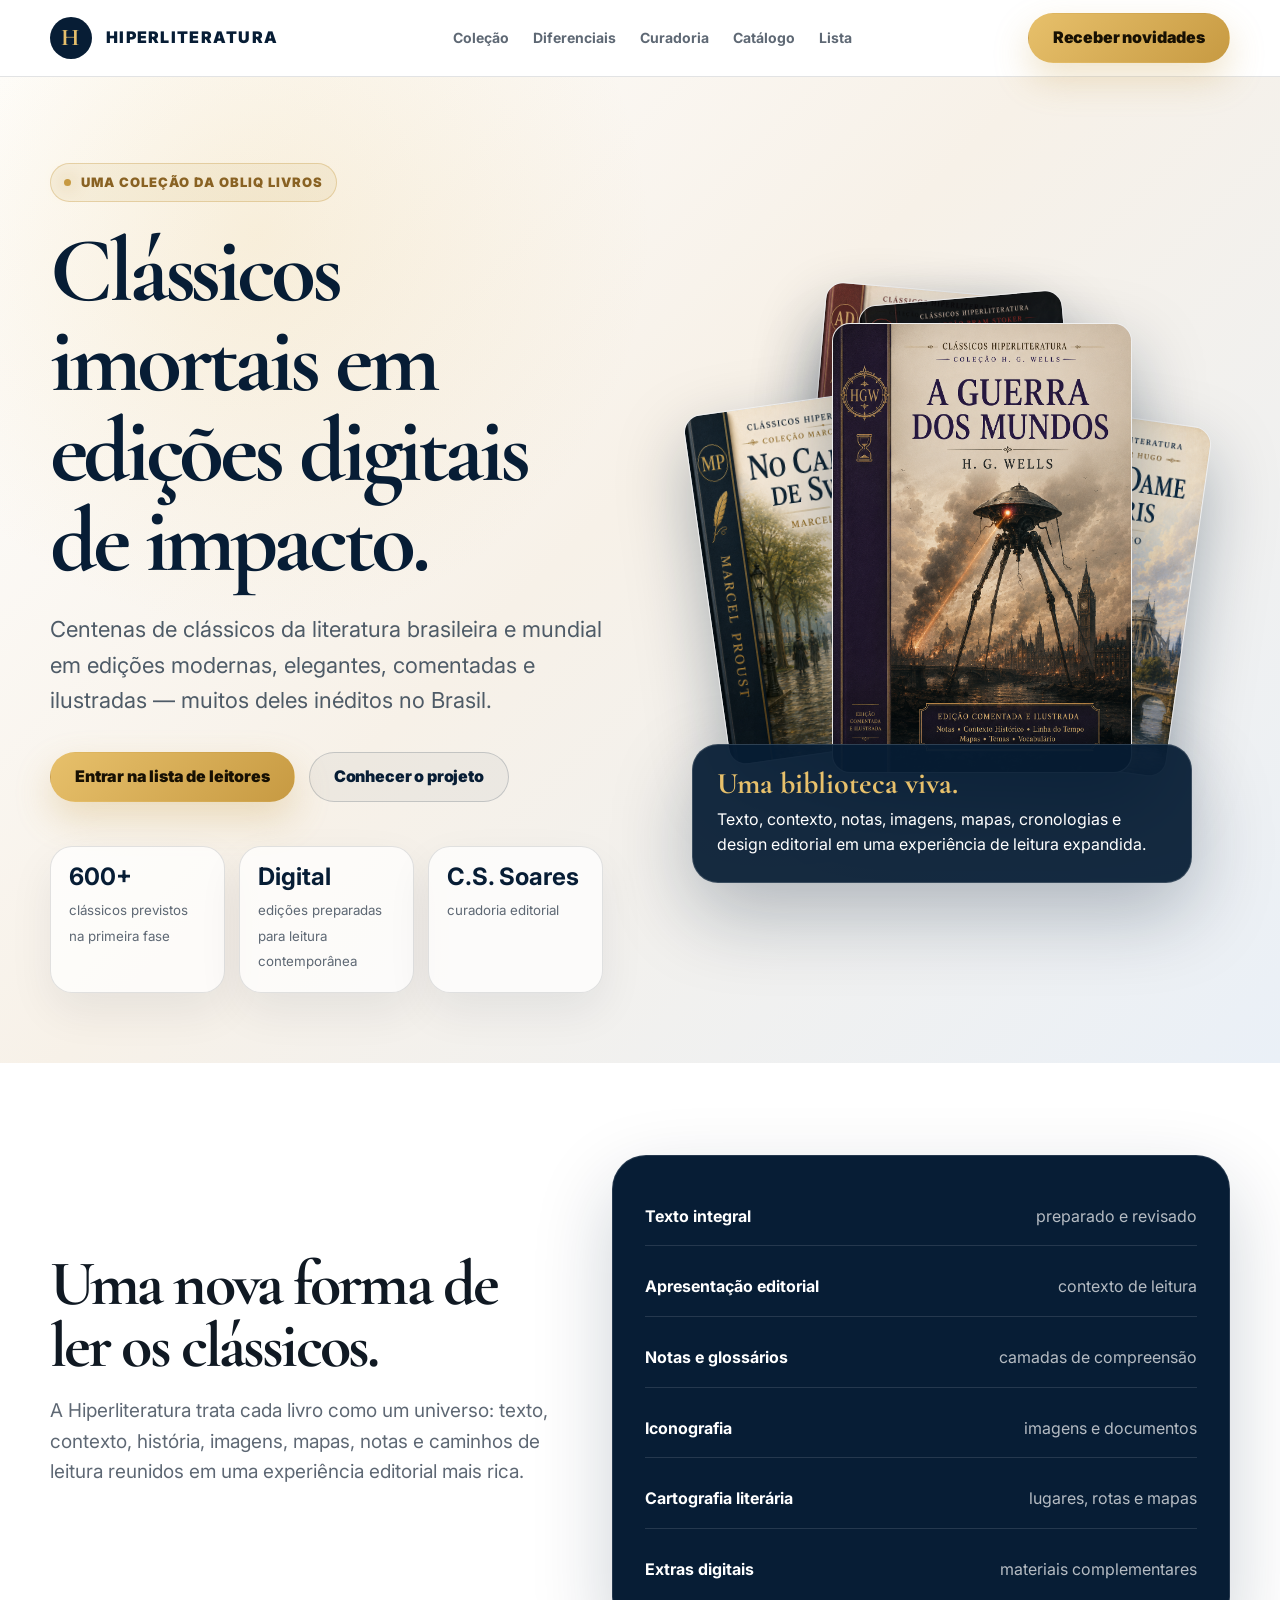
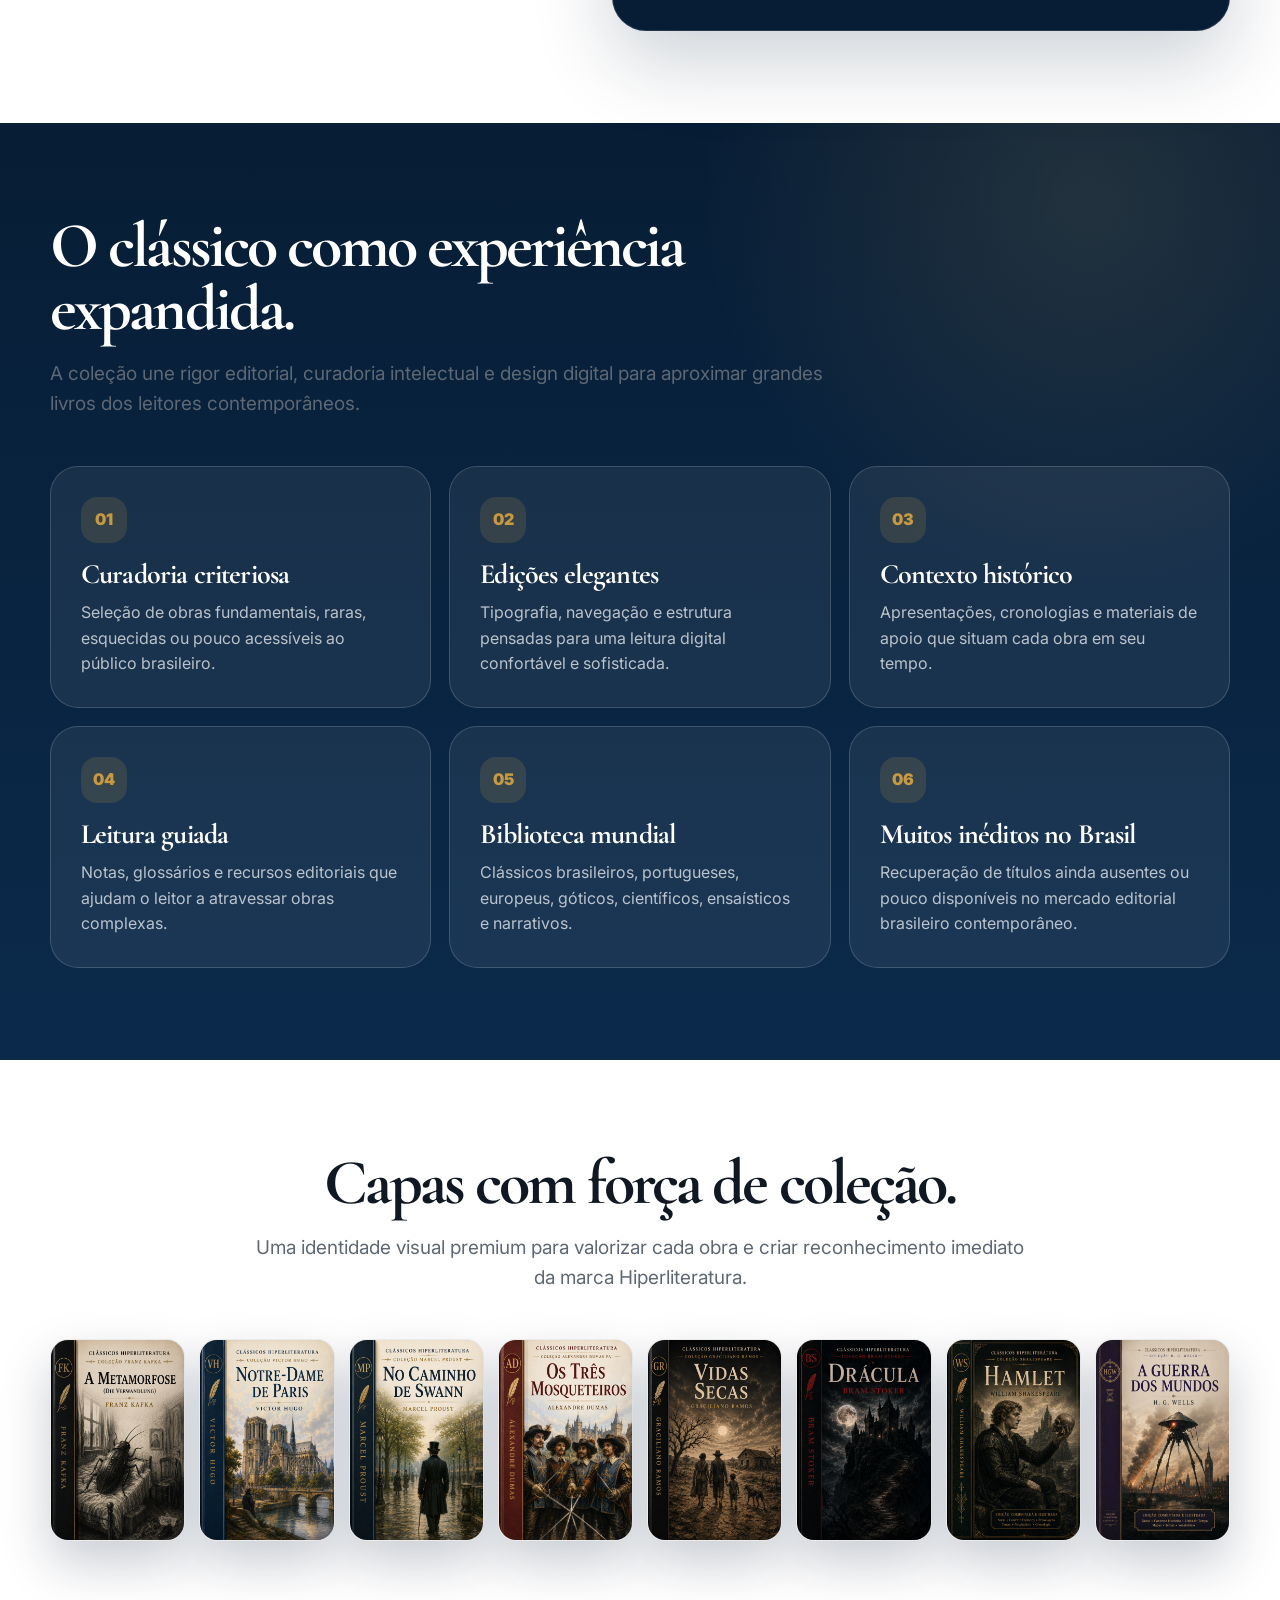
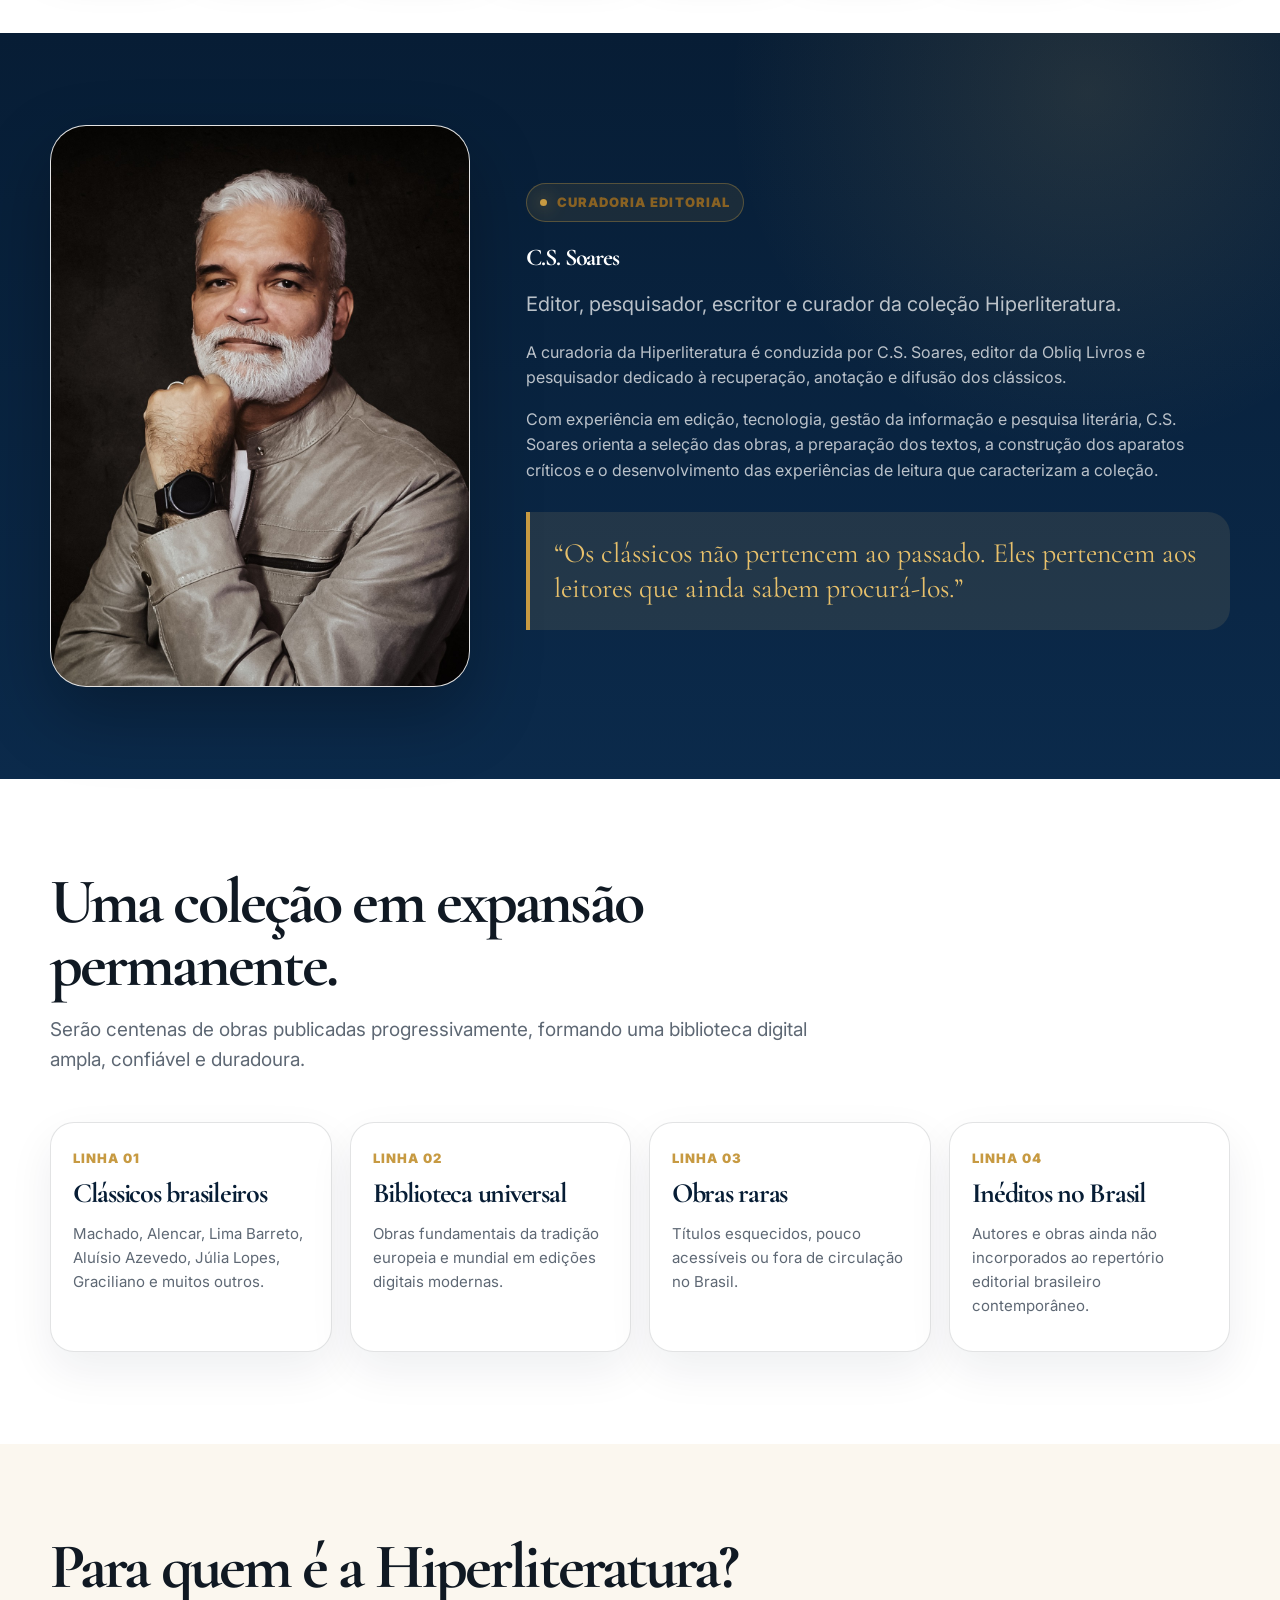
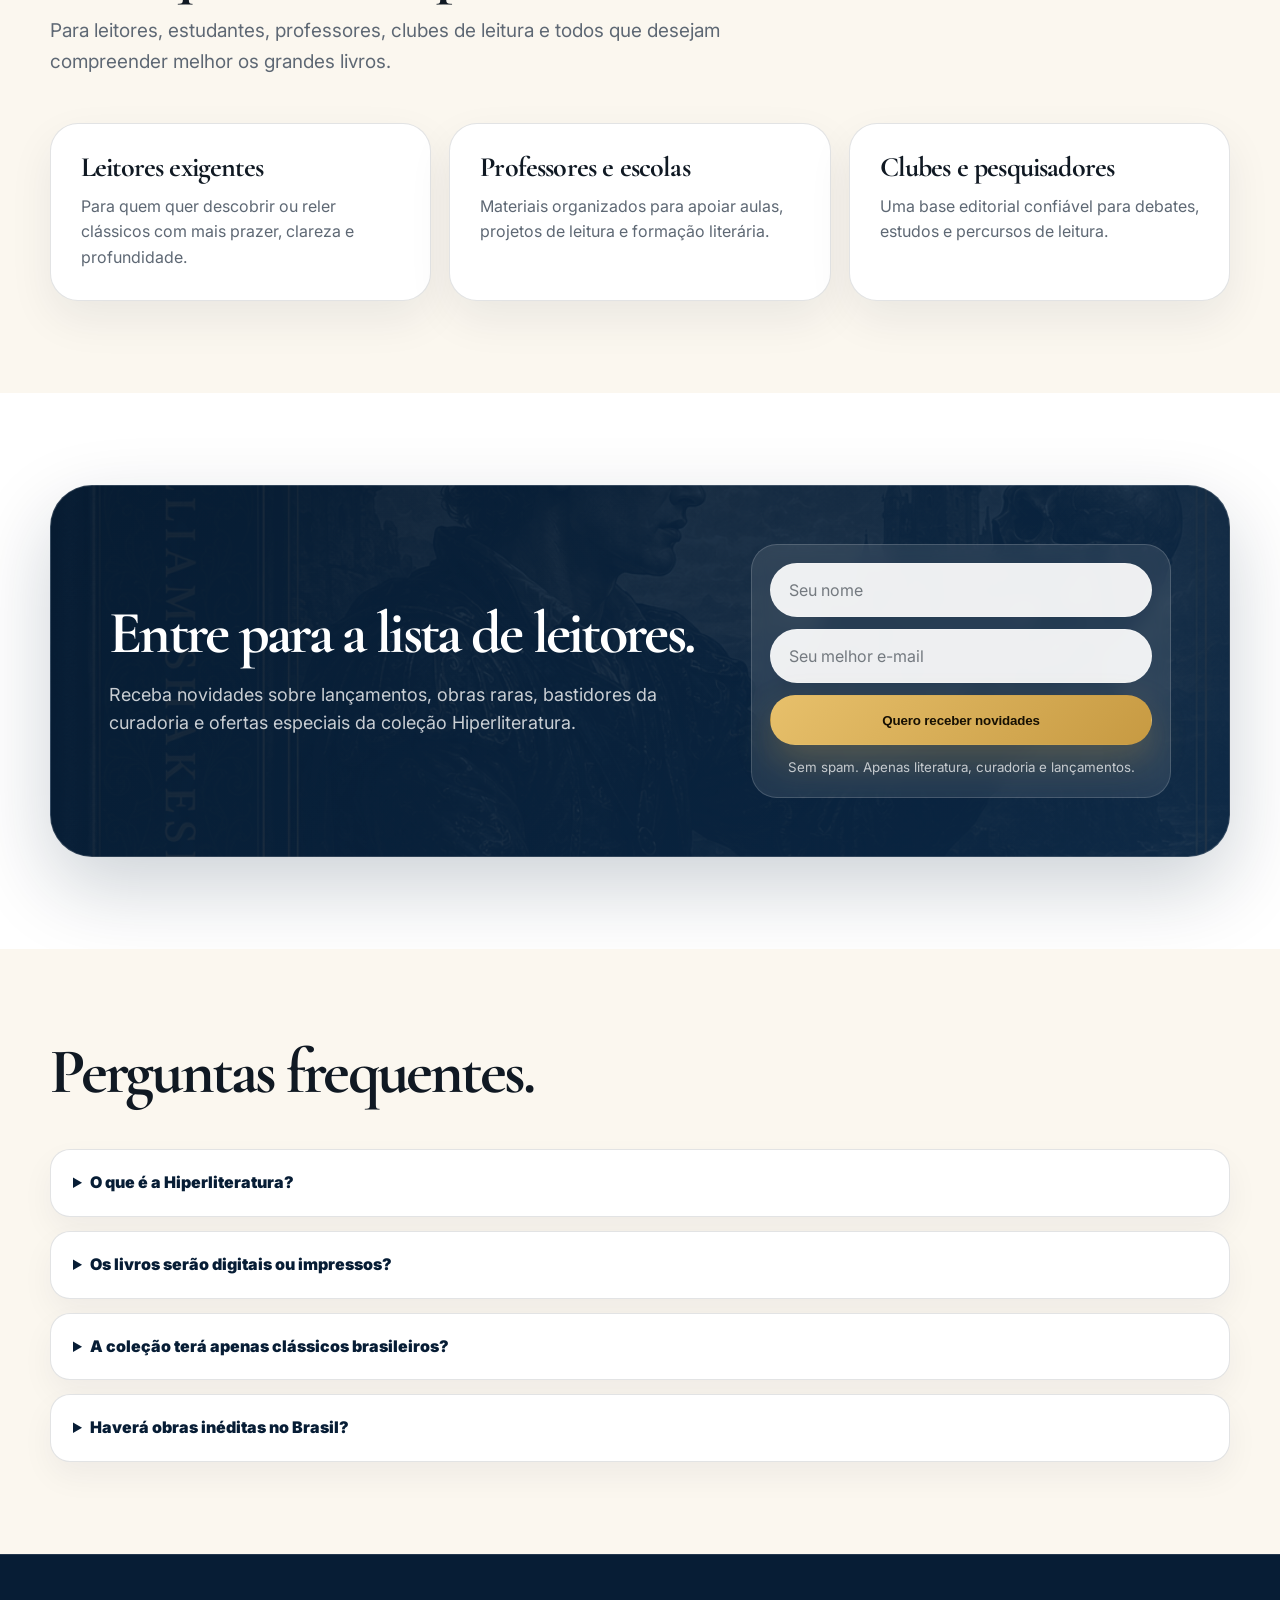
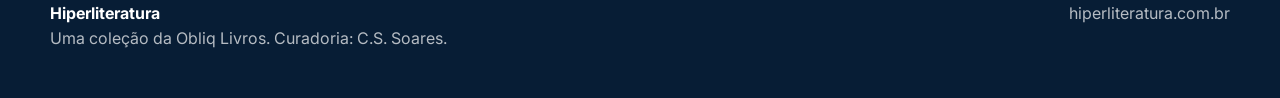
<file: index.html>
<!DOCTYPE html>
<html lang="pt-BR">
<head>
  <meta charset="UTF-8" />
  <meta name="viewport" content="width=device-width, initial-scale=1.0" />
  <title>Hiperliteratura — Clássicos expandidos para o século XXI</title>
  <meta name="description" content="Hiperliteratura é uma coleção da Obliq Livros, com curadoria de C.S. Soares, dedicada a publicar centenas de clássicos brasileiros e mundiais em edições digitais modernas, muitos inéditos no Brasil." />
  <meta property="og:title" content="Hiperliteratura — Clássicos expandidos para o século XXI" />
  <meta property="og:description" content="Centenas de clássicos brasileiros e mundiais em edições digitais modernas, elegantes e enriquecidas." />
  <meta property="og:type" content="website" />
  <meta property="og:url" content="https://hiperliteratura.com.br" />
  <meta property="og:image" content="assets/notre-dame-de-paris.png" />
  <link rel="preconnect" href="https://fonts.googleapis.com">
  <link rel="preconnect" href="https://fonts.gstatic.com" crossorigin>
  <link href="https://fonts.googleapis.com/css2?family=Cormorant+Garamond:wght@500;600;700&family=Inter:wght@400;500;600;700;800;900&display=swap" rel="stylesheet">
  <style>
    :root {
      --blue: #071d35;
      --blue-2: #0b2a4b;
      --blue-3: #103e68;
      --white: #ffffff;
      --cream: #f7f1e8;
      --paper: #fbf7ef;
      --ink: #101923;
      --muted: #5e6874;
      --gold: #c79a42;
      --gold-2: #e7c06b;
      --line: rgba(16,25,35,.12);
      --line-dark: rgba(255,255,255,.16);
      --shadow: 0 30px 80px rgba(7,29,53,.20);
      --radius: 28px;
      --max: 1180px;
    }

    * { box-sizing: border-box; }
    html { scroll-behavior: smooth; }
    body {
      margin: 0;
      font-family: Inter, system-ui, -apple-system, BlinkMacSystemFont, "Segoe UI", sans-serif;
      background: var(--white);
      color: var(--ink);
      line-height: 1.6;
    }

    a { color: inherit; text-decoration: none; }
    img { max-width: 100%; display: block; }
    .container { width: min(var(--max), calc(100% - 40px)); margin: 0 auto; }

    .nav {
      position: sticky;
      top: 0;
      z-index: 50;
      background: rgba(255,255,255,.88);
      backdrop-filter: blur(18px);
      border-bottom: 1px solid var(--line);
    }

    .nav-inner {
      min-height: 76px;
      display: flex;
      align-items: center;
      justify-content: space-between;
      gap: 24px;
    }

    .brand {
      display: flex;
      align-items: center;
      gap: 14px;
      font-weight: 900;
      letter-spacing: .08em;
      text-transform: uppercase;
      color: var(--blue);
    }

    .brand-mark {
      width: 42px;
      height: 42px;
      display: grid;
      place-items: center;
      border-radius: 50%;
      background: var(--blue);
      color: var(--gold-2);
      font-family: "Cormorant Garamond", serif;
      font-size: 24px;
      font-weight: 700;
    }

    .nav-links {
      display: flex;
      align-items: center;
      gap: 24px;
      color: var(--muted);
      font-size: 14px;
      font-weight: 700;
    }

    .nav-links a:hover { color: var(--blue); }

    .btn {
      display: inline-flex;
      align-items: center;
      justify-content: center;
      min-height: 50px;
      padding: 0 24px;
      border-radius: 999px;
      font-weight: 900;
      letter-spacing: -.01em;
      transition: transform .2s ease, box-shadow .2s ease, background .2s ease;
      border: 1px solid transparent;
      cursor: pointer;
      white-space: nowrap;
    }

    .btn:hover { transform: translateY(-2px); }
    .btn-primary {
      background: linear-gradient(135deg, var(--gold-2), var(--gold));
      color: #171003;
      box-shadow: 0 16px 36px rgba(199,154,66,.28);
    }

    .btn-secondary {
      border-color: rgba(7,29,53,.18);
      color: var(--blue);
      background: rgba(7,29,53,.04);
    }

    .btn-light {
      background: #fff;
      color: var(--blue);
      box-shadow: 0 16px 36px rgba(0,0,0,.16);
    }

    .hero {
      position: relative;
      min-height: 760px;
      overflow: hidden;
      background:
        radial-gradient(circle at 20% 16%, rgba(231,192,107,.20), transparent 30%),
        linear-gradient(135deg, #ffffff 0%, #f7f1e8 46%, #eaf0f7 100%);
      padding: 86px 0 70px;
    }

    .hero-grid {
      display: grid;
      grid-template-columns: .98fr 1.02fr;
      gap: 52px;
      align-items: center;
    }

    .eyebrow {
      display: inline-flex;
      align-items: center;
      gap: 10px;
      padding: 8px 13px;
      border: 1px solid rgba(199,154,66,.35);
      border-radius: 999px;
      color: #896223;
      background: rgba(199,154,66,.10);
      font-size: 13px;
      font-weight: 900;
      margin-bottom: 24px;
      text-transform: uppercase;
      letter-spacing: .08em;
    }

    .eyebrow span {
      width: 7px;
      height: 7px;
      border-radius: 50%;
      background: var(--gold);
      box-shadow: 0 0 18px var(--gold);
    }

    h1, h2, h3 {
      font-family: "Cormorant Garamond", Georgia, serif;
      line-height: .98;
      margin: 0;
      letter-spacing: -.045em;
    }

    h1 {
      font-size: clamp(52px, 7.6vw, 92px);
      color: var(--blue);
    }

    .hero p {
      margin: 26px 0 0;
      color: #4e5b67;
      font-size: clamp(18px, 2vw, 22px);
      max-width: 670px;
    }

    .hero-actions {
      display: flex;
      flex-wrap: wrap;
      gap: 14px;
      margin-top: 34px;
    }

    .hero-stats {
      display: grid;
      grid-template-columns: repeat(3, 1fr);
      gap: 14px;
      margin-top: 44px;
    }

    .stat {
      padding: 18px;
      border: 1px solid var(--line);
      border-radius: 22px;
      background: rgba(255,255,255,.72);
      box-shadow: 0 18px 45px rgba(7,29,53,.07);
    }

    .stat strong {
      display: block;
      color: var(--blue);
      font-size: 24px;
      line-height: 1;
      margin-bottom: 8px;
    }

    .stat small { color: var(--muted); }

    .cover-hero {
      position: relative;
      min-height: 610px;
    }

    .cover {
      position: absolute;
      width: 235px;
      aspect-ratio: 2/3;
      border-radius: 18px;
      overflow: hidden;
      box-shadow: 0 30px 70px rgba(7,29,53,.34);
      border: 1px solid rgba(255,255,255,.55);
      background: #ddd;
    }

    .cover img { width: 100%; height: 100%; object-fit: cover; }

    .cover.main {
      width: 300px;
      left: 50%;
      top: 34px;
      transform: translateX(-50%);
      z-index: 5;
    }

    .cover.left {
      left: 10px;
      top: 110px;
      transform: rotate(-8deg);
      z-index: 3;
    }

    .cover.right {
      right: 0;
      top: 122px;
      transform: rotate(8deg);
      z-index: 2;
    }

    .cover.back-left {
      left: 118px;
      top: 0;
      width: 205px;
      transform: rotate(5deg);
      opacity: .92;
      z-index: 1;
    }

    .cover.back-right {
      right: 115px;
      top: 8px;
      width: 205px;
      transform: rotate(-5deg);
      opacity: .92;
      z-index: 1;
    }

    .floating-card {
      position: absolute;
      left: 50%;
      bottom: 0;
      transform: translateX(-50%);
      width: min(92%, 500px);
      padding: 24px;
      border-radius: 26px;
      background: rgba(7,29,53,.94);
      color: #fff;
      box-shadow: 0 30px 80px rgba(7,29,53,.28);
      border: 1px solid rgba(255,255,255,.16);
      z-index: 7;
    }

    .floating-card strong {
      display: block;
      font-family: "Cormorant Garamond", serif;
      font-size: 30px;
      line-height: 1;
      margin-bottom: 8px;
      color: var(--gold-2);
    }

    .section { padding: 92px 0; }
    .section-white { background: #fff; color: var(--ink); }
    .section-blue {
      background:
        radial-gradient(circle at 85% 8%, rgba(231,192,107,.12), transparent 28%),
        linear-gradient(180deg, var(--blue), var(--blue-2));
      color: #fff;
    }
    .section-cream { background: var(--paper); color: var(--ink); }

    .section-blue p,
    .section-blue .muted { color: rgba(255,255,255,.72); }

    .section-head {
      max-width: 790px;
      margin-bottom: 46px;
    }

    .section-head.center {
      text-align: center;
      margin-left: auto;
      margin-right: auto;
    }

    .section-head h2 {
      font-size: clamp(38px, 5.2vw, 64px);
      color: inherit;
    }

    .section-head p {
      margin: 18px 0 0;
      font-size: 19px;
      color: var(--muted);
    }

    .grid-3 {
      display: grid;
      grid-template-columns: repeat(3, 1fr);
      gap: 18px;
    }

    .card {
      padding: 30px;
      border-radius: var(--radius);
      background: #fff;
      border: 1px solid var(--line);
      box-shadow: 0 18px 45px rgba(7,29,53,.07);
    }

    .section-blue .card {
      background: rgba(255,255,255,.065);
      border: 1px solid var(--line-dark);
      box-shadow: none;
    }

    .card .icon {
      width: 46px;
      height: 46px;
      display: grid;
      place-items: center;
      border-radius: 16px;
      background: rgba(199,154,66,.16);
      color: var(--gold);
      font-weight: 900;
      margin-bottom: 18px;
    }

    .card h3 {
      font-size: 28px;
      letter-spacing: -.03em;
      margin-bottom: 12px;
      color: inherit;
    }

    .card p { margin: 0; color: var(--muted); }
    .section-blue .card p { color: rgba(255,255,255,.70); }

    .feature {
      display: grid;
      grid-template-columns: .9fr 1.1fr;
      gap: 56px;
      align-items: center;
    }

    .panel {
      border-radius: 34px;
      padding: 32px;
      background: var(--blue);
      color: #fff;
      border: 1px solid rgba(255,255,255,.12);
      box-shadow: var(--shadow);
    }

    .index-list {
      display: grid;
      gap: 12px;
      margin: 0;
      padding: 0;
      list-style: none;
    }

    .index-list li {
      display: flex;
      justify-content: space-between;
      gap: 18px;
      padding: 16px 0;
      border-bottom: 1px solid rgba(255,255,255,.12);
      color: rgba(255,255,255,.70);
    }

    .index-list li:last-child { border-bottom: none; }
    .index-list b { color: #fff; }

    .cover-strip {
      display: grid;
      grid-template-columns: repeat(8, 1fr);
      gap: 14px;
      margin-top: 36px;
    }

    .cover-tile {
      overflow: hidden;
      border-radius: 18px;
      box-shadow: 0 22px 50px rgba(7,29,53,.22);
      border: 1px solid rgba(255,255,255,.40);
      background: #ddd;
      transition: transform .2s ease;
    }

    .cover-tile:hover { transform: translateY(-6px); }
    .cover-tile img {
      width: 100%;
      aspect-ratio: 2/3;
      object-fit: cover;
    }

    .editor {
      display: grid;
      grid-template-columns: 420px 1fr;
      gap: 56px;
      align-items: center;
    }

    .editor-photo {
      overflow: hidden;
      border-radius: 36px;
      border: 1px solid rgba(255,255,255,.18);
      box-shadow: 0 28px 70px rgba(0,0,0,.28);
      background: #ddd;
    }

    .editor-photo img {
      width: 100%;
      height: 560px;
      object-fit: cover;
      object-position: center top;
    }

    .quote {
      margin-top: 28px;
      padding: 24px;
      border-left: 4px solid var(--gold);
      background: rgba(231,192,107,.11);
      border-radius: 0 22px 22px 0;
      font-family: "Cormorant Garamond", serif;
      font-size: 28px;
      line-height: 1.25;
      color: var(--gold-2);
    }

    .catalog {
      display: grid;
      grid-template-columns: repeat(4, 1fr);
      gap: 18px;
    }

    .catalog-item {
      min-height: 230px;
      border-radius: 24px;
      padding: 22px;
      background: #fff;
      border: 1px solid var(--line);
      box-shadow: 0 18px 45px rgba(7,29,53,.07);
      display: flex;
      flex-direction: column;
      justify-content: space-between;
    }

    .catalog-item span {
      color: var(--gold);
      font-weight: 900;
      font-size: 13px;
      letter-spacing: .08em;
      text-transform: uppercase;
    }

    .catalog-item h3 {
      font-size: 28px;
      margin-top: 10px;
      color: var(--blue);
    }

    .catalog-item p {
      color: var(--muted);
      margin: 14px 0 0;
      font-size: 15px;
    }

    .lead {
      background:
        linear-gradient(135deg, rgba(7,29,53,.93), rgba(11,42,75,.88)),
        url("assets/hamlet.png") center/cover;
      border-radius: 42px;
      padding: 58px;
      border: 1px solid rgba(255,255,255,.16);
      box-shadow: var(--shadow);
      display: grid;
      grid-template-columns: 1fr 420px;
      gap: 34px;
      align-items: center;
      color: #fff;
      overflow: hidden;
    }

    .lead h2 { font-size: clamp(38px, 5vw, 60px); }
    .lead p {
      color: rgba(255,255,255,.78);
      font-size: 18px;
      margin: 18px 0 0;
    }

    form {
      display: grid;
      gap: 12px;
      background: rgba(255,255,255,.10);
      padding: 18px;
      border-radius: 26px;
      border: 1px solid rgba(255,255,255,.16);
      backdrop-filter: blur(8px);
    }

    input {
      width: 100%;
      min-height: 54px;
      border-radius: 999px;
      border: 1px solid rgba(255,255,255,.18);
      background: rgba(255,255,255,.92);
      color: var(--ink);
      padding: 0 18px;
      font: inherit;
      outline: none;
    }

    input::placeholder { color: rgba(16,25,35,.55); }

    .faq { display: grid; gap: 14px; }

    details {
      border: 1px solid var(--line);
      border-radius: 20px;
      padding: 20px 22px;
      background: #fff;
      box-shadow: 0 14px 32px rgba(7,29,53,.05);
    }

    summary {
      cursor: pointer;
      font-weight: 900;
      color: var(--blue);
    }

    details p {
      color: var(--muted);
      margin: 12px 0 0;
    }

    footer {
      padding: 46px 0;
      color: rgba(255,255,255,.70);
      background: var(--blue);
      border-top: 1px solid rgba(255,255,255,.12);
    }

    .footer-inner {
      display: flex;
      justify-content: space-between;
      gap: 24px;
      flex-wrap: wrap;
    }

    @media (max-width: 1080px) {
      .cover-strip { grid-template-columns: repeat(4, 1fr); }
    }

    @media (max-width: 980px) {
      .hero-grid, .feature, .editor, .lead { grid-template-columns: 1fr; }
      .cover-hero { min-height: 570px; }
      .grid-3, .catalog { grid-template-columns: repeat(2, 1fr); }
      .editor-photo img { height: 480px; }
      .nav-links { display: none; }
    }

    @media (max-width: 640px) {
      .container { width: min(100% - 28px, var(--max)); }
      .hero { padding-top: 54px; }
      .hero-stats, .grid-3, .catalog, .cover-strip { grid-template-columns: 1fr; }
      .cover-hero { min-height: 710px; }
      .cover.main { width: 245px; }
      .cover.left, .cover.right, .cover.back-left, .cover.back-right { width: 155px; }
      .cover.left { left: 0; top: 275px; }
      .cover.right { right: 0; top: 300px; }
      .cover.back-left { left: 10px; top: 80px; }
      .cover.back-right { right: 10px; top: 82px; }
      .floating-card { bottom: 0; }
      .lead { padding: 30px; border-radius: 30px; }
      .section { padding: 64px 0; }
    }
  </style>
</head>

<body>
  <header class="nav">
    <div class="container nav-inner">
      <a class="brand" href="#top" aria-label="Hiperliteratura">
        <span class="brand-mark">H</span>
        <span>Hiperliteratura</span>
      </a>
      <nav class="nav-links" aria-label="Navegação principal">
        <a href="#colecao">Coleção</a>
        <a href="#diferenciais">Diferenciais</a>
        <a href="#editor">Curadoria</a>
        <a href="#catalogo">Catálogo</a>
        <a href="#lista">Lista</a>
      </nav>
      <a class="btn btn-primary" href="#lista">Receber novidades</a>
    </div>
  </header>

  <main id="top">
    <section class="hero">
      <div class="container hero-grid">
        <div>
          <div class="eyebrow"><span></span> Uma coleção da Obliq Livros</div>
          <h1>Clássicos imortais em edições digitais de impacto.</h1>
          <p>Centenas de clássicos da literatura brasileira e mundial em edições modernas, elegantes, comentadas e ilustradas — muitos deles inéditos no Brasil.</p>
          <div class="hero-actions">
            <a class="btn btn-primary" href="#lista">Entrar na lista de leitores</a>
            <a class="btn btn-secondary" href="#colecao">Conhecer o projeto</a>
          </div>
          <div class="hero-stats" aria-label="Destaques do projeto">
            <div class="stat"><strong>600+</strong><small>clássicos previstos na primeira fase</small></div>
            <div class="stat"><strong>Digital</strong><small>edições preparadas para leitura contemporânea</small></div>
            <div class="stat"><strong>C.S. Soares</strong><small>curadoria editorial</small></div>
          </div>
        </div>

        <div class="cover-hero" aria-label="Capas da coleção Hiperliteratura">
          <figure class="cover back-left"><img src="assets/os-tres-mosqueteiros.png" alt="Capa de Os Três Mosqueteiros"></figure>
          <figure class="cover back-right"><img src="assets/dracula.png" alt="Capa de Drácula"></figure>
          <figure class="cover left"><img src="assets/no-caminho-de-swann.png" alt="Capa de No Caminho de Swann"></figure>
          <figure class="cover right"><img src="assets/notre-dame-de-paris.png" alt="Capa de Notre-Dame de Paris"></figure>
          <figure class="cover main"><img src="assets/a-guerra-dos-mundos.png" alt="Capa de A Guerra dos Mundos"></figure>
          <div class="floating-card">
            <strong>Uma biblioteca viva.</strong>
            <span>Texto, contexto, notas, imagens, mapas, cronologias e design editorial em uma experiência de leitura expandida.</span>
          </div>
        </div>
      </div>
    </section>

    <section id="colecao" class="section section-white">
      <div class="container feature">
        <div class="section-head">
          <h2>Uma nova forma de ler os clássicos.</h2>
          <p>A Hiperliteratura trata cada livro como um universo: texto, contexto, história, imagens, mapas, notas e caminhos de leitura reunidos em uma experiência editorial mais rica.</p>
        </div>
        <div class="panel">
          <ul class="index-list">
            <li><b>Texto integral</b><span>preparado e revisado</span></li>
            <li><b>Apresentação editorial</b><span>contexto de leitura</span></li>
            <li><b>Notas e glossários</b><span>camadas de compreensão</span></li>
            <li><b>Iconografia</b><span>imagens e documentos</span></li>
            <li><b>Cartografia literária</b><span>lugares, rotas e mapas</span></li>
            <li><b>Extras digitais</b><span>materiais complementares</span></li>
          </ul>
        </div>
      </div>
    </section>

    <section id="diferenciais" class="section section-blue">
      <div class="container">
        <div class="section-head">
          <h2>O clássico como experiência expandida.</h2>
          <p>A coleção une rigor editorial, curadoria intelectual e design digital para aproximar grandes livros dos leitores contemporâneos.</p>
        </div>

        <div class="grid-3">
          <article class="card">
            <div class="icon">01</div>
            <h3>Curadoria criteriosa</h3>
            <p>Seleção de obras fundamentais, raras, esquecidas ou pouco acessíveis ao público brasileiro.</p>
          </article>
          <article class="card">
            <div class="icon">02</div>
            <h3>Edições elegantes</h3>
            <p>Tipografia, navegação e estrutura pensadas para uma leitura digital confortável e sofisticada.</p>
          </article>
          <article class="card">
            <div class="icon">03</div>
            <h3>Contexto histórico</h3>
            <p>Apresentações, cronologias e materiais de apoio que situam cada obra em seu tempo.</p>
          </article>
          <article class="card">
            <div class="icon">04</div>
            <h3>Leitura guiada</h3>
            <p>Notas, glossários e recursos editoriais que ajudam o leitor a atravessar obras complexas.</p>
          </article>
          <article class="card">
            <div class="icon">05</div>
            <h3>Biblioteca mundial</h3>
            <p>Clássicos brasileiros, portugueses, europeus, góticos, científicos, ensaísticos e narrativos.</p>
          </article>
          <article class="card">
            <div class="icon">06</div>
            <h3>Muitos inéditos no Brasil</h3>
            <p>Recuperação de títulos ainda ausentes ou pouco disponíveis no mercado editorial brasileiro contemporâneo.</p>
          </article>
        </div>
      </div>
    </section>

    <section class="section section-white">
      <div class="container">
        <div class="section-head center">
          <h2>Capas com força de coleção.</h2>
          <p>Uma identidade visual premium para valorizar cada obra e criar reconhecimento imediato da marca Hiperliteratura.</p>
        </div>
        <div class="cover-strip">
          <div class="cover-tile"><img src="assets/a-metamorfose.png" alt="A Metamorfose"></div>
          <div class="cover-tile"><img src="assets/notre-dame-de-paris.png" alt="Notre-Dame de Paris"></div>
          <div class="cover-tile"><img src="assets/no-caminho-de-swann.png" alt="No Caminho de Swann"></div>
          <div class="cover-tile"><img src="assets/os-tres-mosqueteiros.png" alt="Os Três Mosqueteiros"></div>
          <div class="cover-tile"><img src="assets/vidas-secas.png" alt="Vidas Secas"></div>
          <div class="cover-tile"><img src="assets/dracula.png" alt="Drácula"></div>
          <div class="cover-tile"><img src="assets/hamlet.png" alt="Hamlet"></div>
          <div class="cover-tile"><img src="assets/a-guerra-dos-mundos.png" alt="A Guerra dos Mundos"></div>
        </div>
      </div>
    </section>

    <section id="editor" class="section section-blue">
      <div class="container editor">
        <div class="editor-photo">
          <img src="assets/cs-soares-editor.jpg" alt="C.S. Soares, editor e curador da coleção Hiperliteratura">
        </div>
        <div>
          <div class="eyebrow"><span></span> Curadoria editorial</div>
          <h2>C.S. Soares</h2>
          <p class="muted" style="font-size:20px;margin-top:18px;">Editor, pesquisador, escritor e curador da coleção Hiperliteratura.</p>
          <p>A curadoria da Hiperliteratura é conduzida por C.S. Soares, editor da Obliq Livros e pesquisador dedicado à recuperação, anotação e difusão dos clássicos.</p>
          <p>Com experiência em edição, tecnologia, gestão da informação e pesquisa literária, C.S. Soares orienta a seleção das obras, a preparação dos textos, a construção dos aparatos críticos e o desenvolvimento das experiências de leitura que caracterizam a coleção.</p>
          <div class="quote">“Os clássicos não pertencem ao passado. Eles pertencem aos leitores que ainda sabem procurá-los.”</div>
        </div>
      </div>
    </section>

    <section id="catalogo" class="section section-white">
      <div class="container">
        <div class="section-head">
          <h2>Uma coleção em expansão permanente.</h2>
          <p>Serão centenas de obras publicadas progressivamente, formando uma biblioteca digital ampla, confiável e duradoura.</p>
        </div>

        <div class="catalog">
          <article class="catalog-item"><div><span>Linha 01</span><h3>Clássicos brasileiros</h3><p>Machado, Alencar, Lima Barreto, Aluísio Azevedo, Júlia Lopes, Graciliano e muitos outros.</p></div></article>
          <article class="catalog-item"><div><span>Linha 02</span><h3>Biblioteca universal</h3><p>Obras fundamentais da tradição europeia e mundial em edições digitais modernas.</p></div></article>
          <article class="catalog-item"><div><span>Linha 03</span><h3>Obras raras</h3><p>Títulos esquecidos, pouco acessíveis ou fora de circulação no Brasil.</p></div></article>
          <article class="catalog-item"><div><span>Linha 04</span><h3>Inéditos no Brasil</h3><p>Autores e obras ainda não incorporados ao repertório editorial brasileiro contemporâneo.</p></div></article>
        </div>
      </div>
    </section>

    <section class="section section-cream">
      <div class="container">
        <div class="section-head">
          <h2>Para quem é a Hiperliteratura?</h2>
          <p>Para leitores, estudantes, professores, clubes de leitura e todos que desejam compreender melhor os grandes livros.</p>
        </div>

        <div class="grid-3">
          <article class="card"><h3>Leitores exigentes</h3><p>Para quem quer descobrir ou reler clássicos com mais prazer, clareza e profundidade.</p></article>
          <article class="card"><h3>Professores e escolas</h3><p>Materiais organizados para apoiar aulas, projetos de leitura e formação literária.</p></article>
          <article class="card"><h3>Clubes e pesquisadores</h3><p>Uma base editorial confiável para debates, estudos e percursos de leitura.</p></article>
        </div>
      </div>
    </section>

    <section id="lista" class="section section-white">
      <div class="container">
        <div class="lead">
          <div>
            <h2>Entre para a lista de leitores.</h2>
            <p>Receba novidades sobre lançamentos, obras raras, bastidores da curadoria e ofertas especiais da coleção Hiperliteratura.</p>
          </div>

          <!-- Troque o action abaixo pela URL do seu provedor de e-mail marketing -->
          <form action="https://formspree.io/f/xaqkrrlv" method="post">
            <input type="text" name="nome" placeholder="Seu nome" aria-label="Seu nome">
            <input type="email" name="email" placeholder="Seu melhor e-mail" aria-label="Seu melhor e-mail" required>
            <button class="btn btn-primary" type="submit">Quero receber novidades</button>
            <small style="color:rgba(255,255,255,.72);text-align:center;">Sem spam. Apenas literatura, curadoria e lançamentos.</small>
          </form>
        </div>
      </div>
    </section>

    <section class="section section-cream">
      <div class="container">
        <div class="section-head">
          <h2>Perguntas frequentes.</h2>
        </div>

        <div class="faq">
          <details>
            <summary>O que é a Hiperliteratura?</summary>
            <p>É uma coleção editorial da Obliq Livros dedicada a transformar clássicos em experiências de leitura expandidas, com curadoria, contexto, design digital e recursos complementares.</p>
          </details>
          <details>
            <summary>Os livros serão digitais ou impressos?</summary>
            <p>A proposta principal da Hiperliteratura é digital, mas alguns títulos e materiais poderão futuramente ganhar outros formatos editoriais.</p>
          </details>
          <details>
            <summary>A coleção terá apenas clássicos brasileiros?</summary>
            <p>Não. A coleção reunirá clássicos brasileiros e mundiais, incluindo literatura portuguesa, europeia, gótica, científica, ensaística e obras raras.</p>
          </details>
          <details>
            <summary>Haverá obras inéditas no Brasil?</summary>
            <p>Sim. Uma das ambições do projeto é recuperar títulos raros, pouco acessíveis e muitos inéditos no mercado editorial brasileiro contemporâneo.</p>
          </details>
        </div>
      </div>
    </section>
  </main>

  <footer>
    <div class="container footer-inner">
      <div>
        <strong style="color:#fff;">Hiperliteratura</strong><br>
        Uma coleção da Obliq Livros. Curadoria: C.S. Soares.
      </div>
      <div>
        <a href="https://hiperliteratura.com.br">hiperliteratura.com.br</a>
      </div>
    </div>
  </footer>
</body>
</html>
</file>
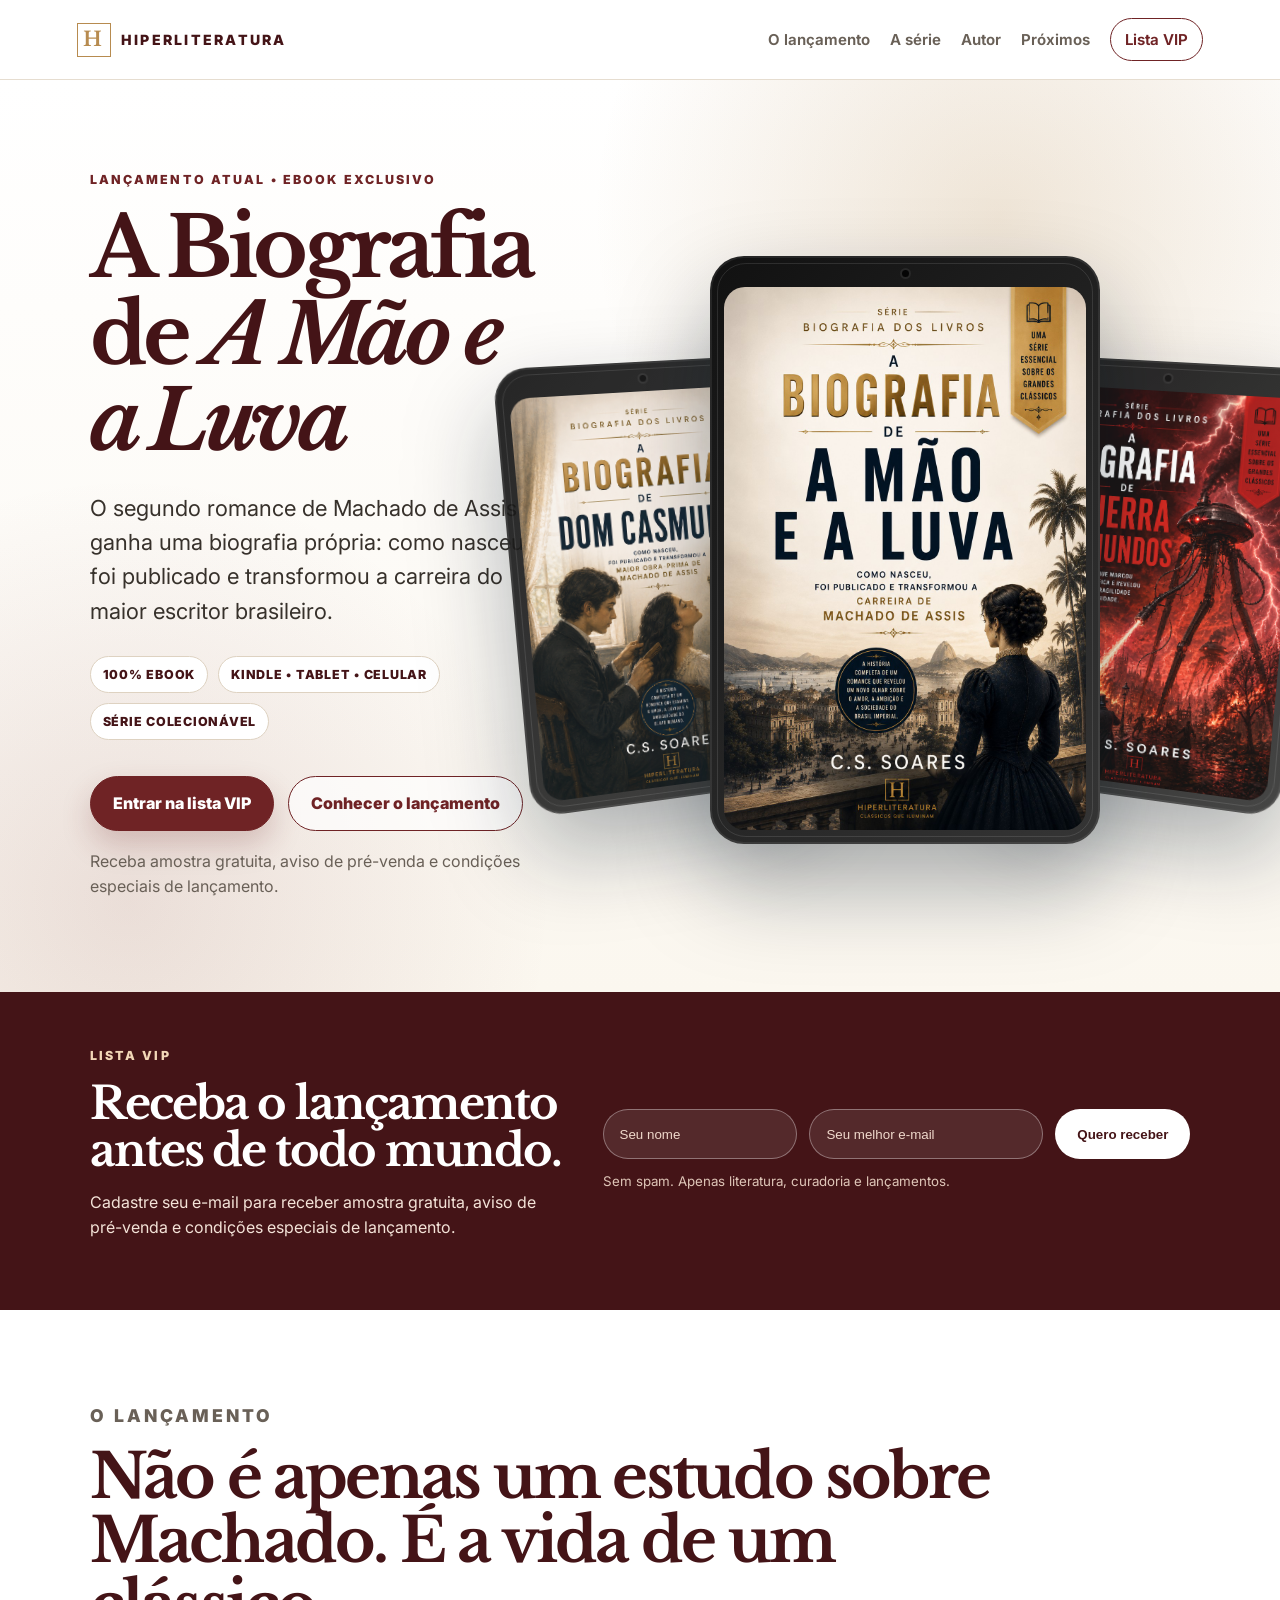
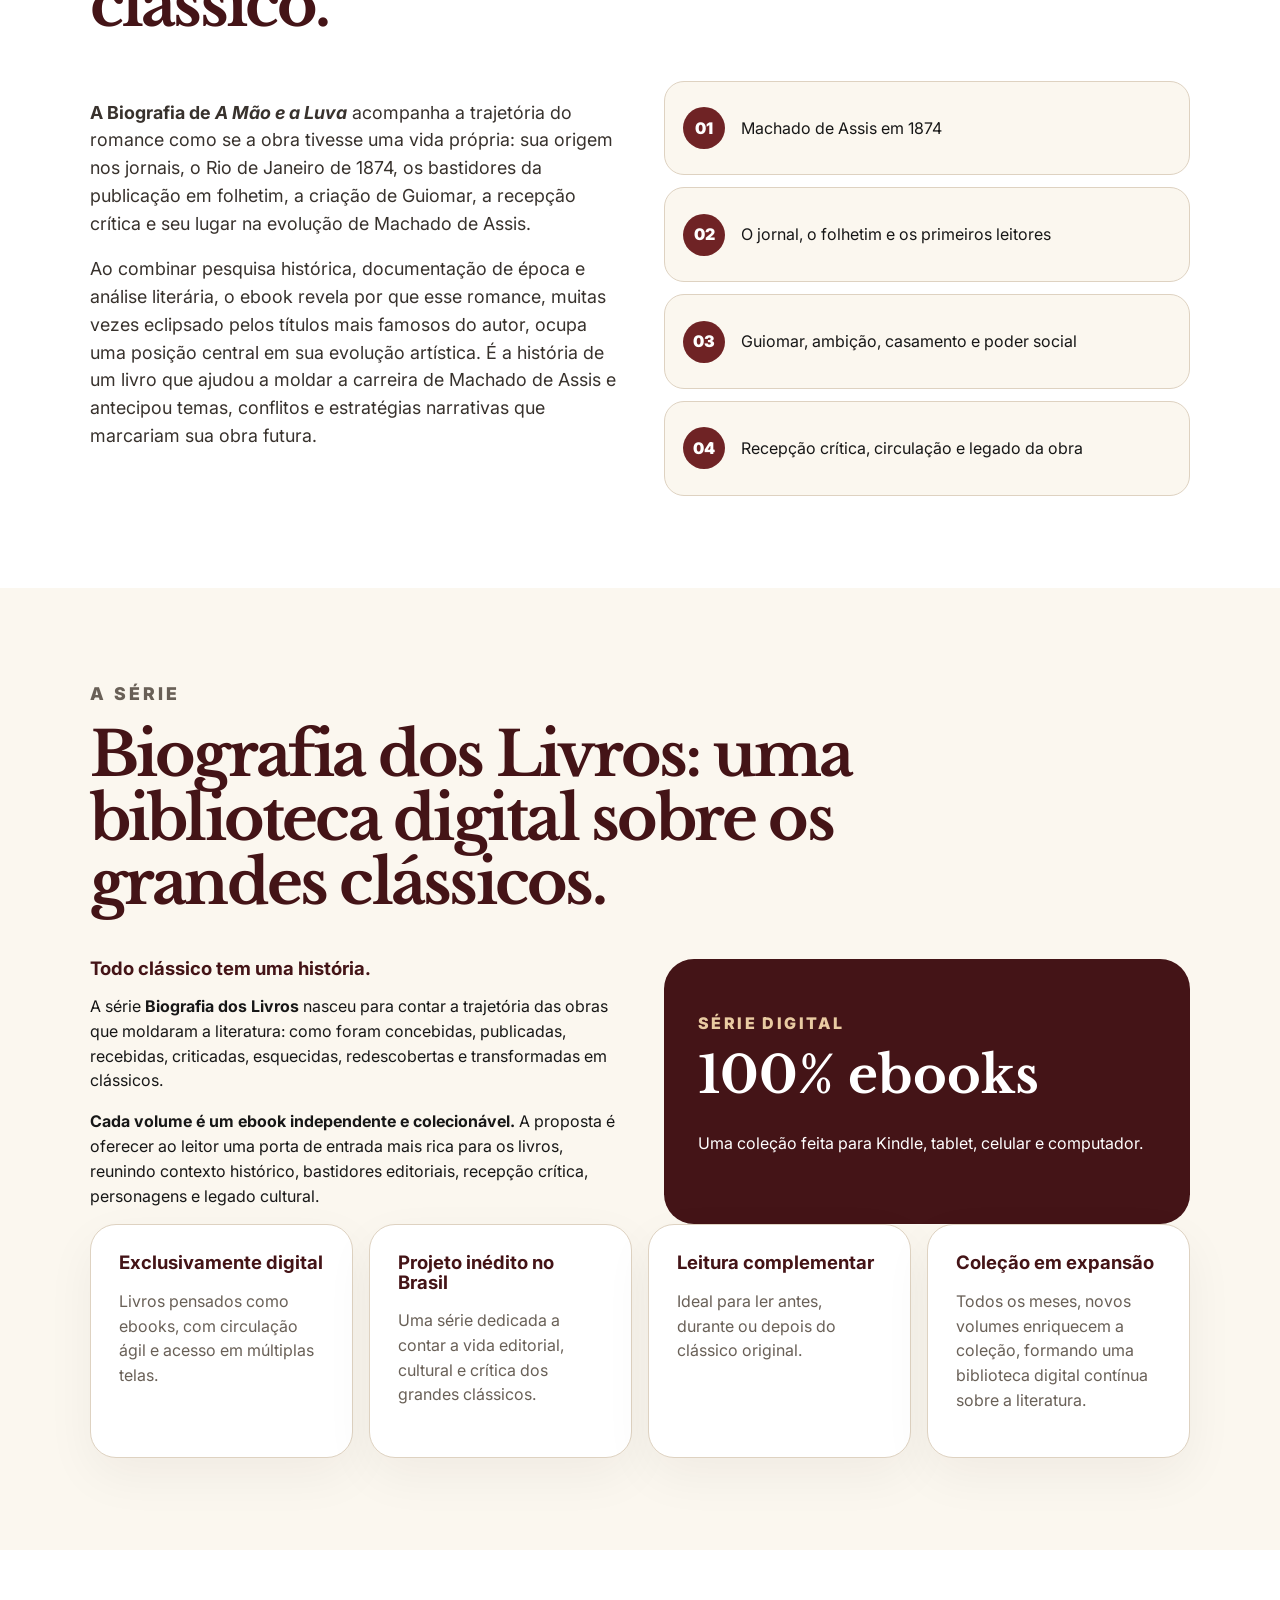
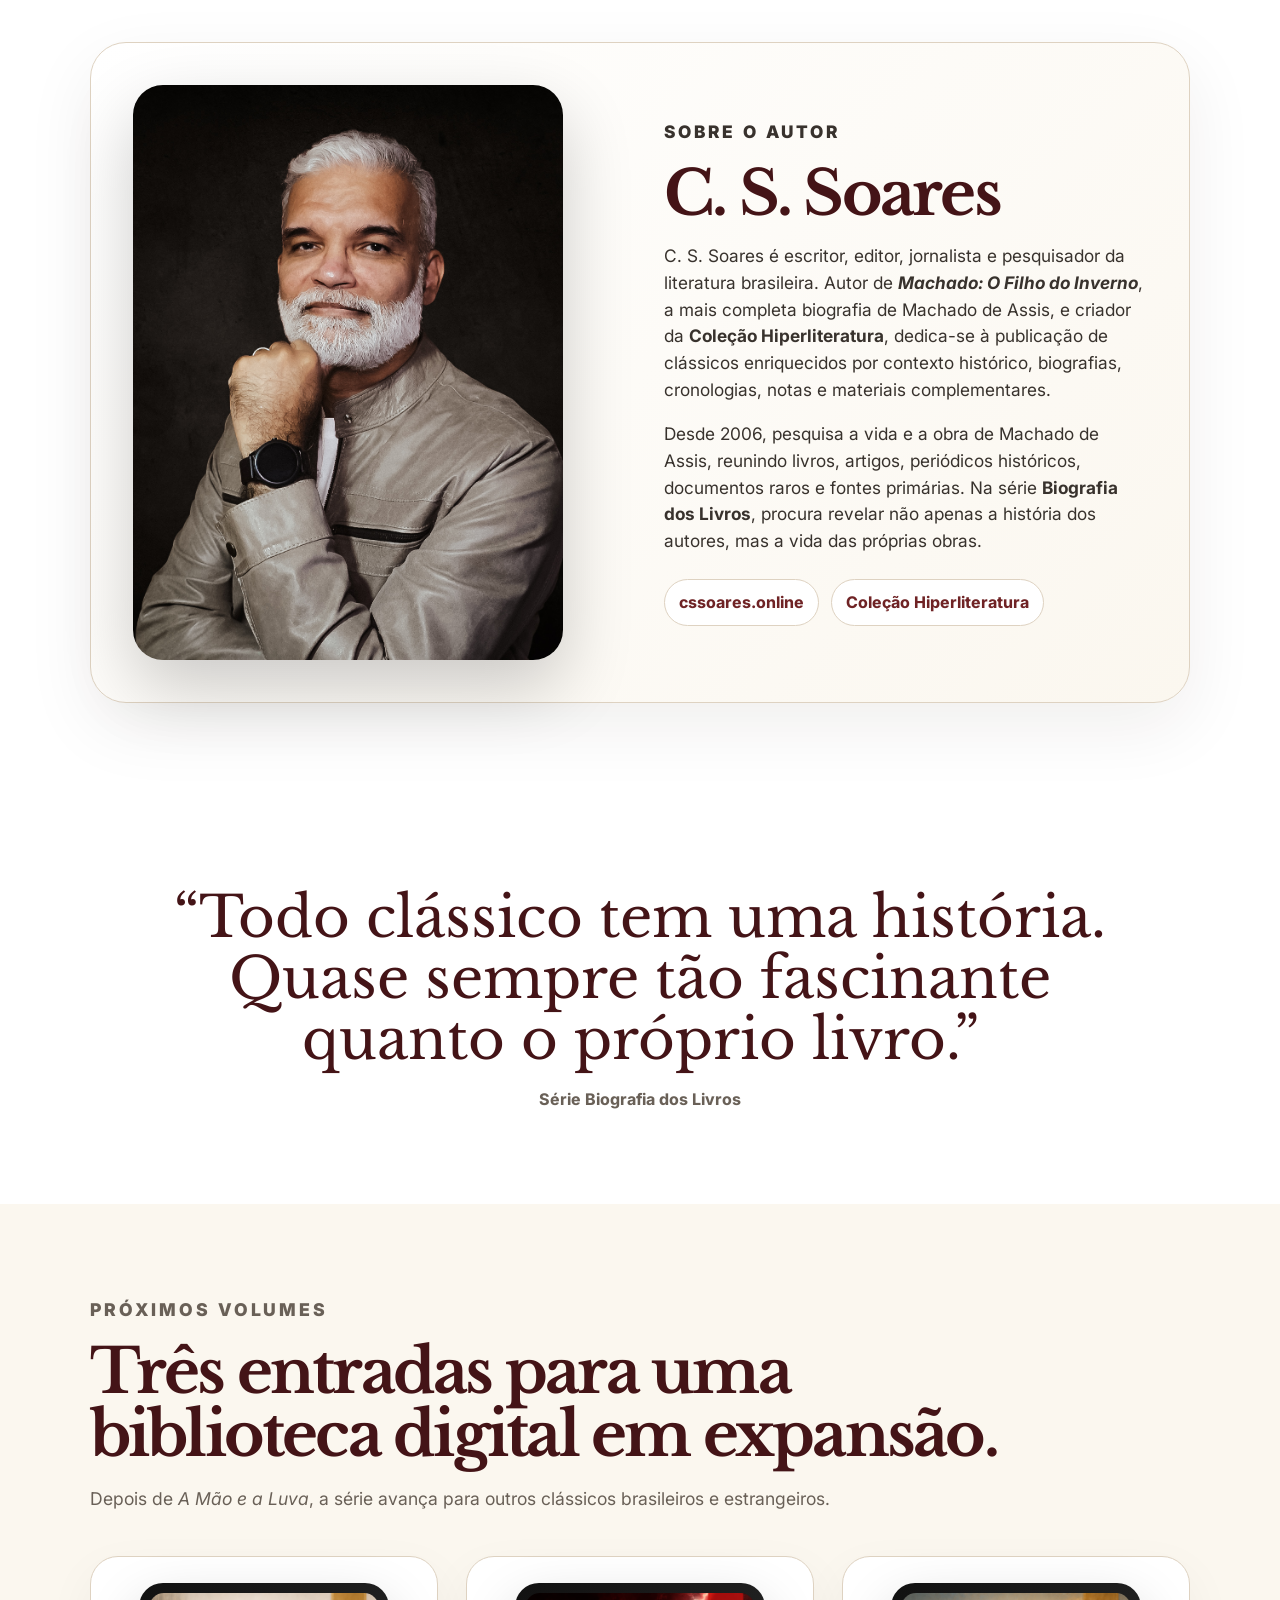
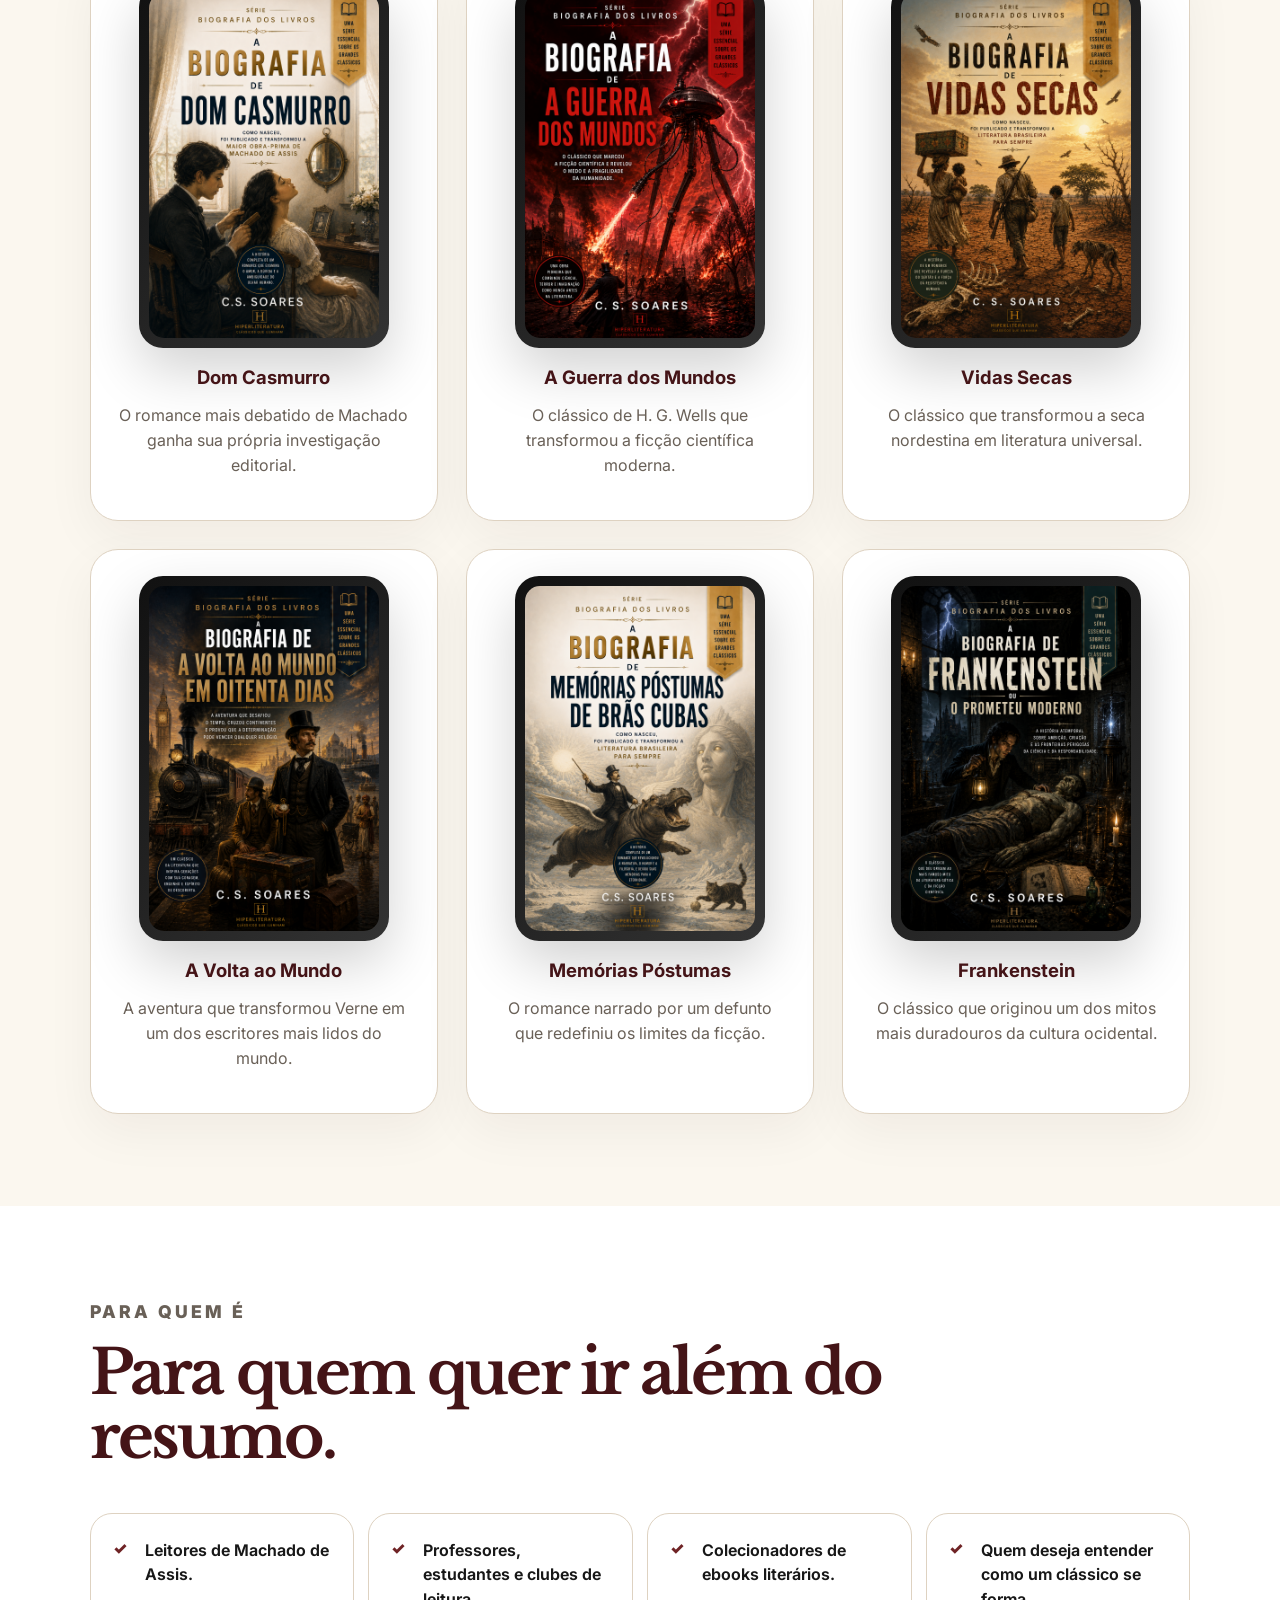
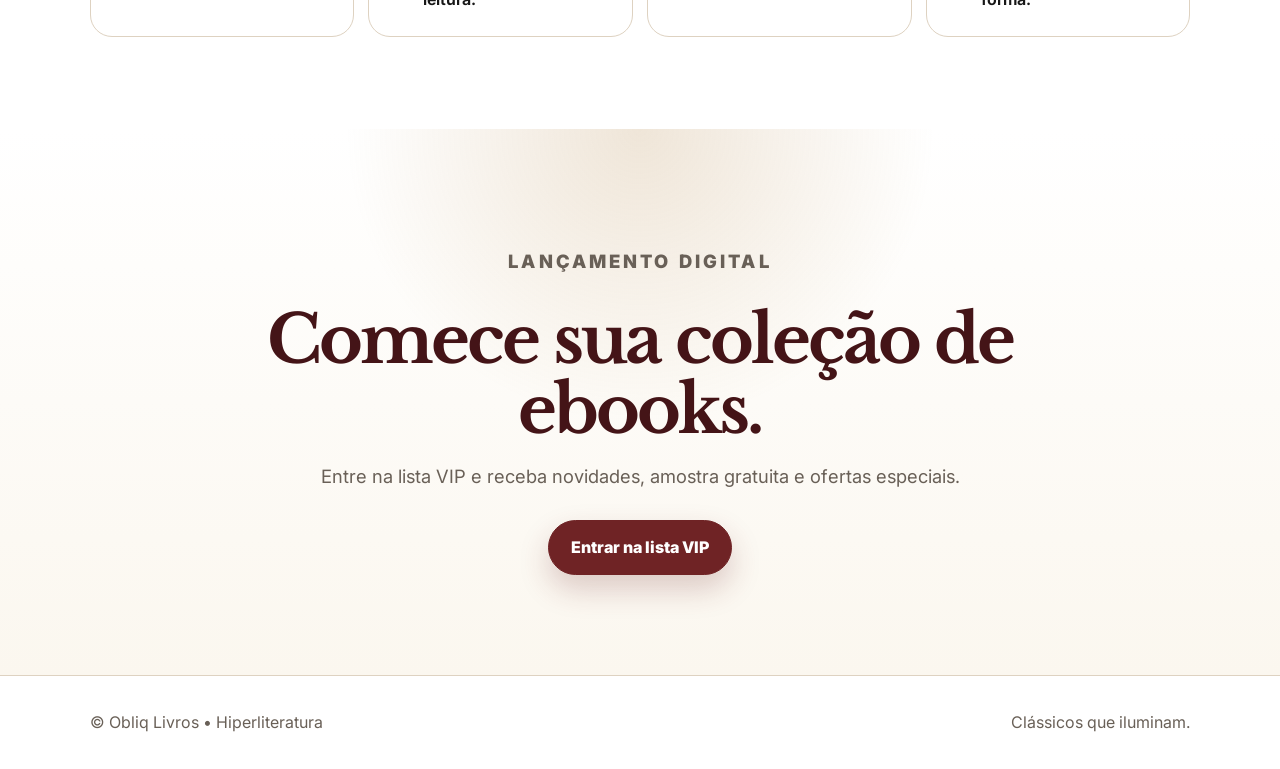
<file: biografiadoslivros/index.html>
<!doctype html>
<html lang="pt-BR">
<head>
  <meta charset="utf-8" />
  <meta name="viewport" content="width=device-width, initial-scale=1" />
  <title>A Biografia de A Mão e a Luva | Hiperliteratura</title>
  <meta name="description" content="Landing page de lançamento do ebook A Biografia de A Mão e a Luva, da série Biografia dos Livros, coleção digital da Hiperliteratura." />
  <link rel="stylesheet" href="assets/style.css" />
</head>

<body>
  <header class="site-header">
    <a class="logo" href="#inicio">
      <span class="logo-mark">H</span>
      <span>HIPERLITERATURA</span>
    </a>
    <nav>
      <a href="#ebook">O lançamento</a>
      <a href="#colecao">A série</a>
      <a href="#autor">Autor</a>
      <a href="#proximos">Próximos</a>
      <a class="nav-cta" href="#lead">Lista VIP</a>
    </nav>
  </header>

  <main id="inicio">
    <section class="hero">
      <div class="hero-copy">
        <p class="tag">Lançamento atual • Ebook exclusivo</p>
        <h1>A Biografia de <em>A Mão e a Luva</em></h1>
        <p class="subtitle">
          O segundo romance de Machado de Assis ganha uma biografia própria:
          como nasceu, foi publicado e transformou a carreira do maior escritor brasileiro.
        </p>

        <div class="pills">
          <span>100% ebook</span>
          <span>Kindle • tablet • celular</span>
          <span>Série colecionável</span>
        </div>

        <div class="actions">
          <a class="btn primary" href="#lead">Entrar na lista VIP</a>
          <a class="btn secondary" href="#ebook">Conhecer o lançamento</a>
        </div>

        <p class="microcopy">Receba amostra gratuita, aviso de pré-venda e condições especiais de lançamento.</p>
      </div>

      <div class="hero-devices" aria-label="Três ebooks da coleção exibidos em tablets">
        <div class="tablet side left">
          <div class="tablet-camera"></div>
          <img src="assets/dom-casmurro.png" alt="Capa do ebook A Biografia de Dom Casmurro" />
        </div>

        <div class="tablet main">
          <div class="tablet-camera"></div>
          <img src="assets/mao-luva.png" alt="Capa do ebook A Biografia de A Mão e a Luva" />
        </div>

        <div class="tablet side right">
          <div class="tablet-camera"></div>
          <img src="assets/guerra-dos-mundos.png" alt="Capa do ebook A Biografia de A Guerra dos Mundos" />
        </div>
      </div>
    </section>

    <section class="lead-panel" id="lead">
      <div>
        <p class="tag light">Lista VIP</p>
        <h2>Receba o lançamento antes de todo mundo.</h2>
        <p>Cadastre seu e-mail para receber amostra gratuita, aviso de pré-venda e condições especiais de lançamento.</p>
      </div>

      <form action="https://formspree.io/f/mdavenwe" method="post" class="lead-form" id="leadForm">
        <input type="text" name="nome" placeholder="Seu nome" />
        <input type="email" name="email" placeholder="Seu melhor e-mail" required />
        <button type="submit">Quero receber</button>
        <small id="formMsg">Sem spam. Apenas literatura, curadoria e lançamentos.</small>
      </form>
    </section>

    <section class="section" id="ebook">
      <div class="section-title">
        <p class="tag">O lançamento</p>
        <h2>Não é apenas um estudo sobre Machado. É a vida de um clássico.</h2>
      </div>

      <div class="grid-2">
        <div class="text-block">
          <p>
            <strong>A Biografia de <em>A Mão e a Luva</em></strong> acompanha a trajetória do romance
            como se a obra tivesse uma vida própria: sua origem nos jornais, o Rio de Janeiro de 1874,
            os bastidores da publicação em folhetim, a criação de Guiomar, a recepção crítica e seu lugar
            na evolução de Machado de Assis.
          </p>
          <p>
            Ao combinar pesquisa histórica, documentação de época e análise literária, o ebook revela por que esse romance, muitas vezes eclipsado pelos títulos mais famosos do autor, ocupa uma posição central em sua evolução artística. É a história de um livro que ajudou a moldar a carreira de Machado de Assis e antecipou temas, conflitos e estratégias narrativas que marcariam sua obra futura.
          </p>
        </div>

        <div class="feature-list">
          <div><span>01</span><p>Machado de Assis em 1874</p></div>
          <div><span>02</span><p>O jornal, o folhetim e os primeiros leitores</p></div>
          <div><span>03</span><p>Guiomar, ambição, casamento e poder social</p></div>
          <div><span>04</span><p>Recepção crítica, circulação e legado da obra</p></div>
        </div>
      </div>
    </section>

    <section class="section muted" id="colecao">
      <div class="section-title">
        <p class="tag">A série</p>
        <h2>Biografia dos Livros: uma biblioteca digital sobre os grandes clássicos.</h2>
      </div>

      <div class="collection-panel">
        <div>
          <h3>Todo clássico tem uma história.</h3>
          <p>
            A série <strong>Biografia dos Livros</strong> nasceu para contar a trajetória das obras que
            moldaram a literatura: como foram concebidas, publicadas, recebidas, criticadas, esquecidas,
            redescobertas e transformadas em clássicos.
          </p>
          <p>
            <strong>Cada volume é um ebook independente e colecionável.</strong> A proposta é oferecer ao leitor uma porta
            de entrada mais rica para os livros, reunindo contexto histórico, bastidores editoriais, recepção
            crítica, personagens e legado cultural.
          </p>
        </div>

        <div class="collection-card">
          <span>Série digital</span>
          <strong>100% ebooks</strong>
          <p>Uma coleção feita para Kindle, tablet, celular e computador.</p>
        </div>
      </div>

      <div class="cards">
        <article><h3>Exclusivamente digital</h3><p>Livros pensados como ebooks, com circulação ágil e acesso em múltiplas telas.</p></article>
        <article><h3>Projeto inédito no Brasil</h3><p>Uma série dedicada a contar a vida editorial, cultural e crítica dos grandes clássicos.</p></article>
        <article><h3>Leitura complementar</h3><p>Ideal para ler antes, durante ou depois do clássico original.</p></article>
        <article><h3>Coleção em expansão</h3><p>Todos os meses, novos volumes enriquecem a coleção, formando uma biblioteca digital contínua sobre a literatura.</p></article>
      </div>
    </section>

    <section class="section author-section" id="autor">
      <div class="author-card">
        <div class="author-photo">
          <img src="assets/cs-soares.jpg" alt="Retrato de C. S. Soares" />
        </div>
        <div class="author-copy">
          <p class="tag">Sobre o autor</p>
          <h2>C. S. Soares</h2>
          <p>
            C. S. Soares é escritor, editor, jornalista e pesquisador da literatura brasileira. Autor de <strong><i>Machado: O Filho do Inverno</i></strong>, a mais completa biografia de Machado de Assis, e criador da <strong>Coleção Hiperliteratura</strong>, dedica-se à publicação de clássicos enriquecidos por contexto histórico, biografias, cronologias, notas e materiais complementares.
          </p>
          <p>
            Desde 2006, pesquisa a vida e a obra de Machado de Assis, reunindo livros, artigos, periódicos
            históricos, documentos raros e fontes primárias. Na série <strong>Biografia dos Livros</strong>,
            procura revelar não apenas a história dos autores, mas a vida das próprias obras.
          </p>
          <div class="author-links">
            <a href="https://cssoares.online">cssoares.online</a>
            <a href="https://hiperliteratura.online">Coleção Hiperliteratura</a>
          </div>
        </div>
      </div>
    </section>

    <section class="section quote">
      <p>“Todo clássico tem uma história. Quase sempre tão fascinante quanto o próprio livro.”</p>
      <span>Série Biografia dos Livros</span>
    </section>

    <section class="section muted" id="proximos">
      <div class="section-title">
        <p class="tag">Próximos volumes</p>
        <h2>Três entradas para uma biblioteca digital em expansão.</h2>
        <p>Depois de <em>A Mão e a Luva</em>, a série avança para outros clássicos brasileiros e estrangeiros.</p>
      </div>

      <div class="next-tablets">
        <article class="next-device">
          <div class="mini-tablet"><img src="assets/dom-casmurro.png" alt="A Biografia de Dom Casmurro" /></div>
          <h3>Dom Casmurro</h3>
          <p>O romance mais debatido de Machado ganha sua própria investigação editorial.</p>
        </article>

        <article class="next-device">
          <div class="mini-tablet"><img src="assets/guerra-dos-mundos.png" alt="A Biografia de A Guerra dos Mundos" /></div>
          <h3>A Guerra dos Mundos</h3>
          <p>O clássico de H. G. Wells que transformou a ficção científica moderna.</p>
        </article>

        <article class="next-device">
          <div class="mini-tablet"><img src="assets/vidas-secas.png" alt="A Biografia de Vidas Secas" /></div>
          <h3>Vidas Secas</h3>
          <p>O clássico que transformou a seca nordestina em literatura universal.</p>
        </article>

        <article class="next-device">
          <div class="mini-tablet"><img src="assets/a-volta-ao-mundo.png" alt="A Biografia de A Volta do Mundo em Oitenta Dias" /></div>
          <h3>A Volta ao Mundo</h3>
          <p>A aventura que transformou Verne em um dos escritores mais lidos do mundo.</p>
        </article>

        <article class="next-device">
          <div class="mini-tablet"><img src="assets/memorias-postumas.png" alt="A Biografia de Memórias Póstumas" /></div>
          <h3>Memórias Póstumas</h3>
          <p>O romance narrado por um defunto que redefiniu os limites da ficção.</p>
        </article>

        <article class="next-device">
          <div class="mini-tablet"><img src="assets/frankenstein.png" alt="A Biografia de Frankenstein" /></div>
          <h3>Frankenstein</h3>
          <p>O clássico que originou um dos mitos mais duradouros da cultura ocidental.</p>
        </article>

      </div>
    </section>

    <section class="section">
      <div class="section-title">
        <p class="tag">Para quem é</p>
        <h2>Para quem quer ir além do resumo.</h2>
      </div>
      <ul class="checklist">
        <li>Leitores de Machado de Assis.</li>
        <li>Professores, estudantes e clubes de leitura.</li>
        <li>Colecionadores de ebooks literários.</li>
        <li>Quem deseja entender como um clássico se forma.</li>
      </ul>
    </section>

    <section class="final-cta">
      <p class="tag">Lançamento digital</p>
      <h2>Comece sua coleção de ebooks.</h2>
      <p>Entre na lista VIP e receba novidades, amostra gratuita e ofertas especiais.</p>
      <a class="btn primary" href="#lead">Entrar na lista VIP</a>
    </section>
  </main>

  <footer>
    <p>© Obliq Livros • Hiperliteratura</p>
    <p>Clássicos que iluminam.</p>
  </footer>

  <script src="assets/script.js"></script>
</body>
</html>
</file>
<file: biografiadoslivros/assets/style.css>
@import url('https://fonts.googleapis.com/css2?family=Inter:wght@400;500;650;750;850&family=Libre+Baskerville:ital,wght@0,400;0,700;1,400&display=swap');

:root{
  --bg:#ffffff;
  --cream:#f6efe4;
  --cream2:#fbf7ef;
  --ink:#171717;
  --muted:#696057;
  --wine:#6f2325;
  --wine2:#441417;
  --gold:#b78b4f;
  --line:#ded2c1;
  --navy:#071524;
}

*{box-sizing:border-box}
html{scroll-behavior:smooth}
body{margin:0;background:var(--bg);color:var(--ink);font-family:Inter,system-ui,-apple-system,BlinkMacSystemFont,"Segoe UI",sans-serif;line-height:1.55}
a{color:inherit}

.site-header{
  position:sticky;top:0;z-index:50;display:flex;justify-content:space-between;align-items:center;gap:24px;
  padding:18px 6vw;background:rgba(255,255,255,.9);border-bottom:1px solid rgba(222,210,193,.75);backdrop-filter:blur(16px)
}
.logo{display:flex;align-items:center;gap:10px;color:var(--wine2);font-size:.88rem;font-weight:850;letter-spacing:.16em;text-decoration:none}
.logo-mark{display:inline-flex;align-items:center;justify-content:center;width:34px;height:34px;border:1px solid var(--gold);font-family:"Libre Baskerville",serif;font-size:1.25rem;color:var(--gold)}
nav{display:flex;align-items:center;gap:20px;color:var(--muted);font-size:.94rem;font-weight:650}
nav a{text-decoration:none}.nav-cta{padding:9px 14px;border:1px solid var(--wine);border-radius:999px;color:var(--wine)}

.hero{
  min-height:92vh;display:grid;grid-template-columns:.9fr 1.1fr;gap:5vw;align-items:center;
  padding:7vw 7vw 6vw;overflow:hidden;
  background:
    radial-gradient(circle at 78% 15%,rgba(183,139,79,.22),transparent 32%),
    radial-gradient(circle at 10% 90%,rgba(111,35,37,.12),transparent 30%),
    linear-gradient(180deg,#fff 0%,var(--cream2) 100%);
}

.tag{margin:0 0 16px;color:var(--wine);font-size:.78rem;font-weight:850;letter-spacing:.17em;text-transform:uppercase}
.tag.light{color:#f2d7b7}

h1,h2,h3{margin:0;color:var(--wine2);line-height:1.04}
h1{max-width:900px;font-family:"Libre Baskerville",Georgia,serif;font-size:clamp(3rem,6.5vw,6.2rem);letter-spacing:-.055em}
h2{max-width:950px;font-family:"Libre Baskerville",Georgia,serif;font-size:clamp(2.2rem,4.8vw,4.7rem);letter-spacing:-.045em}
h3{font-size:1.16rem}

.subtitle{max-width:720px;margin:26px 0 0;color:#37312b;font-size:clamp(1.12rem,2vw,1.38rem)}
.microcopy{margin-top:18px;color:var(--muted)}
.pills{display:flex;flex-wrap:wrap;gap:10px;margin:28px 0 0}
.pills span{padding:8px 12px;background:#fff;border:1px solid var(--line);border-radius:999px;color:var(--wine2);font-size:.78rem;font-weight:850;letter-spacing:.06em;text-transform:uppercase}
.actions{display:flex;flex-wrap:wrap;gap:14px;margin:36px 0 0}

.btn{display:inline-flex;align-items:center;justify-content:center;min-height:48px;padding:14px 22px;border-radius:999px;border:1px solid var(--wine);font-weight:850;text-decoration:none;cursor:pointer;transition:.18s ease}
.btn.primary{background:var(--wine);color:white;box-shadow:0 14px 30px rgba(111,35,37,.22)}
.btn.primary:hover{background:var(--wine2);transform:translateY(-1px)}
.btn.secondary{background:rgba(255,255,255,.7);color:var(--wine)}
.btn.secondary:hover{background:white;transform:translateY(-1px)}
.btn.small{margin-top:22px;font-size:.9rem}

.hero-devices{
  position:relative;
  min-height:660px;
  display:flex;
  align-items:center;
  justify-content:center;
  perspective:1600px;
}

.tablet{
  position:absolute;
  padding:14px;
  border-radius:34px;
  background:linear-gradient(135deg,#111,#353535);
  box-shadow:0 42px 90px rgba(7,21,36,.34), inset 0 0 0 2px rgba(255,255,255,.08);
}

.tablet::before{
  content:"";
  position:absolute;
  inset:7px;
  border-radius:29px;
  border:1px solid rgba(255,255,255,.11);
  pointer-events:none;
}

.tablet-camera{
  width:7px;height:7px;margin:0 auto 10px;border-radius:50%;background:#050505;box-shadow:0 0 0 2px #282828;
}

.tablet img{
  display:block;
  width:100%;
  border-radius:21px;
  background:#fff;
}

.tablet.main{
  z-index:6;
  width:min(390px,44vw);
  transform:translateY(8px) rotateY(0deg) rotateZ(0deg);
}

.tablet.side{
  z-index:3;
  width:min(305px,34vw);
  opacity:.92;
}

.tablet.left{
  transform:translateX(-245px) translateY(38px) rotateY(18deg) rotateZ(-5deg) scale(.95);
}

.tablet.right{
  transform:translateX(245px) translateY(38px) rotateY(-18deg) rotateZ(5deg) scale(.95);
}

.hero-devices:hover .tablet.main{transform:translateY(-2px) scale(1.02)}
.hero-devices:hover .tablet.left{transform:translateX(-260px) translateY(30px) rotateY(18deg) rotateZ(-7deg)}
.hero-devices:hover .tablet.right{transform:translateX(260px) translateY(30px) rotateY(-18deg) rotateZ(7deg)}

.lead-panel{display:grid;grid-template-columns:.9fr 1.1fr;gap:32px;align-items:center;padding:54px 7vw;background:var(--wine2);color:white}
.lead-panel h2{color:white;font-size:clamp(2rem,3.5vw,3.5rem)}
.lead-panel p{max-width:620px;color:#f4e3d8}
.lead-form{display:grid;grid-template-columns:1fr 1.2fr auto;gap:12px}
.lead-form input{width:100%;min-height:50px;padding:15px 16px;border:1px solid rgba(255,255,255,.35);border-radius:999px;outline:none;color:white;background:rgba(255,255,255,.09)}
.lead-form input::placeholder{color:#f0d9cc}
.lead-form button{min-height:50px;padding:14px 22px;border:0;border-radius:999px;background:#fff;color:var(--wine2);font-weight:900;cursor:pointer}
.lead-form small{grid-column:1/-1;color:#dfc6b8}

.section{padding:92px 7vw;background:#fff}
.section.muted{background:var(--cream2)}
.section-title{max-width:1000px;margin:0 0 44px}
.section-title p{color:var(--muted);font-size:1.1rem}
.grid-2,.collection-panel,.author-card{display:grid;grid-template-columns:1fr 1fr;gap:48px}
.text-block{color:#38322d;font-size:1.12rem}

.feature-list{display:grid;gap:12px}
.feature-list div{display:flex;gap:16px;align-items:center;padding:18px;border:1px solid var(--line);border-radius:20px;background:var(--cream2)}
.feature-list span{display:flex;align-items:center;justify-content:center;min-width:42px;height:42px;border-radius:50%;background:var(--wine);color:white;font-weight:900}

.collection-card{display:flex;flex-direction:column;justify-content:center;min-height:260px;padding:34px;border-radius:30px;background:var(--wine2);color:white}
.collection-card span{color:#e9cba2;text-transform:uppercase;font-weight:850;letter-spacing:.15em}
.collection-card strong{font-family:"Libre Baskerville",Georgia,serif;font-size:clamp(2.1rem,4vw,3.6rem)}

.cards{display:grid;grid-template-columns:repeat(4,1fr);gap:16px}
.cards article{padding:28px;min-height:210px;border:1px solid var(--line);border-radius:26px;background:#fff;box-shadow:0 18px 50px rgba(44,22,12,.05)}
.cards article p{color:var(--muted)}

.author-card{align-items:center;padding:42px;border:1px solid var(--line);border-radius:36px;background:linear-gradient(135deg,#fff,var(--cream2));box-shadow:0 24px 70px rgba(44,22,12,.07)}
.author-photo img{display:block;width:100%;max-width:430px;border-radius:30px;box-shadow:0 28px 70px rgba(0,0,0,.20)}
.author-copy p{color:#38322d;font-size:1.08rem}
.author-links{display:flex;gap:12px;flex-wrap:wrap;margin-top:24px}
.author-links a{padding:10px 14px;border:1px solid var(--line);border-radius:999px;text-decoration:none;color:var(--wine);font-weight:750;background:#fff}

.quote{text-align:center;background:#fff}
.quote p{max-width:1040px;margin:0 auto 18px;font-family:"Libre Baskerville",Georgia,serif;font-size:clamp(2rem,4.4vw,4.6rem);line-height:1.08;color:var(--wine2)}
.quote span{color:var(--muted);font-weight:750}

.next-tablets{display:grid;grid-template-columns:repeat(3,1fr);gap:28px}
.next-device{padding:26px;border:1px solid var(--line);border-radius:28px;background:#fff;text-align:center;box-shadow:0 18px 50px rgba(44,22,12,.05)}
.next-device.featured{background:linear-gradient(180deg,#fff,var(--cream))}
.mini-tablet{max-width:250px;margin:0 auto 20px;padding:10px;border-radius:24px;background:linear-gradient(135deg,#111,#333);box-shadow:0 22px 55px rgba(0,0,0,.18)}
.mini-tablet img{display:block;width:100%;border-radius:15px}
.next-device p{color:var(--muted)}

.checklist{display:grid;grid-template-columns:repeat(4,1fr);gap:14px;margin:0;padding:0;list-style:none}
.checklist li{position:relative;padding:24px 22px 24px 54px;border:1px solid var(--line);border-radius:22px;background:white;font-weight:650}
.checklist li:before{content:"✓";position:absolute;left:22px;top:22px;color:var(--wine);font-weight:900}

.final-cta{padding:100px 7vw;text-align:center;background:radial-gradient(circle at 50% 0%,rgba(183,139,79,.22),transparent 35%),linear-gradient(180deg,#fff,var(--cream2))}
.final-cta h2{margin:0 auto;font-size:clamp(2.5rem,5.2vw,5.2rem)}
.final-cta p{max-width:680px;margin:18px auto 30px;color:var(--muted);font-size:1.15rem}

footer{display:flex;justify-content:space-between;gap:18px;flex-wrap:wrap;padding:34px 7vw;border-top:1px solid var(--line);color:var(--muted)}
footer p{margin:0}

@media(max-width:1120px){
  .hero{grid-template-columns:1fr}
  .hero-devices{min-height:630px}
  .cards{grid-template-columns:repeat(2,1fr)}
  .checklist{grid-template-columns:repeat(2,1fr)}
}

@media(max-width:860px){
  .site-header{align-items:flex-start;flex-direction:column}
  nav{flex-wrap:wrap;gap:12px}
  .lead-panel,.grid-2,.collection-panel,.author-card{grid-template-columns:1fr}
  .lead-form{grid-template-columns:1fr}
  .cards,.checklist,.next-tablets{grid-template-columns:1fr}
  .hero-devices{min-height:540px}
  .tablet.main{width:250px}
  .tablet.side{width:190px}
  .tablet.left{transform:translateX(-125px) translateY(42px) rotateY(18deg) rotateZ(-6deg) scale(.92)}
  .tablet.right{transform:translateX(125px) translateY(42px) rotateY(-18deg) rotateZ(6deg) scale(.92)}
  .hero-devices:hover .tablet.left{transform:translateX(-132px) translateY(36px) rotateY(18deg) rotateZ(-7deg)}
  .hero-devices:hover .tablet.right{transform:translateX(132px) translateY(36px) rotateY(-18deg) rotateZ(7deg)}
}
</file>
